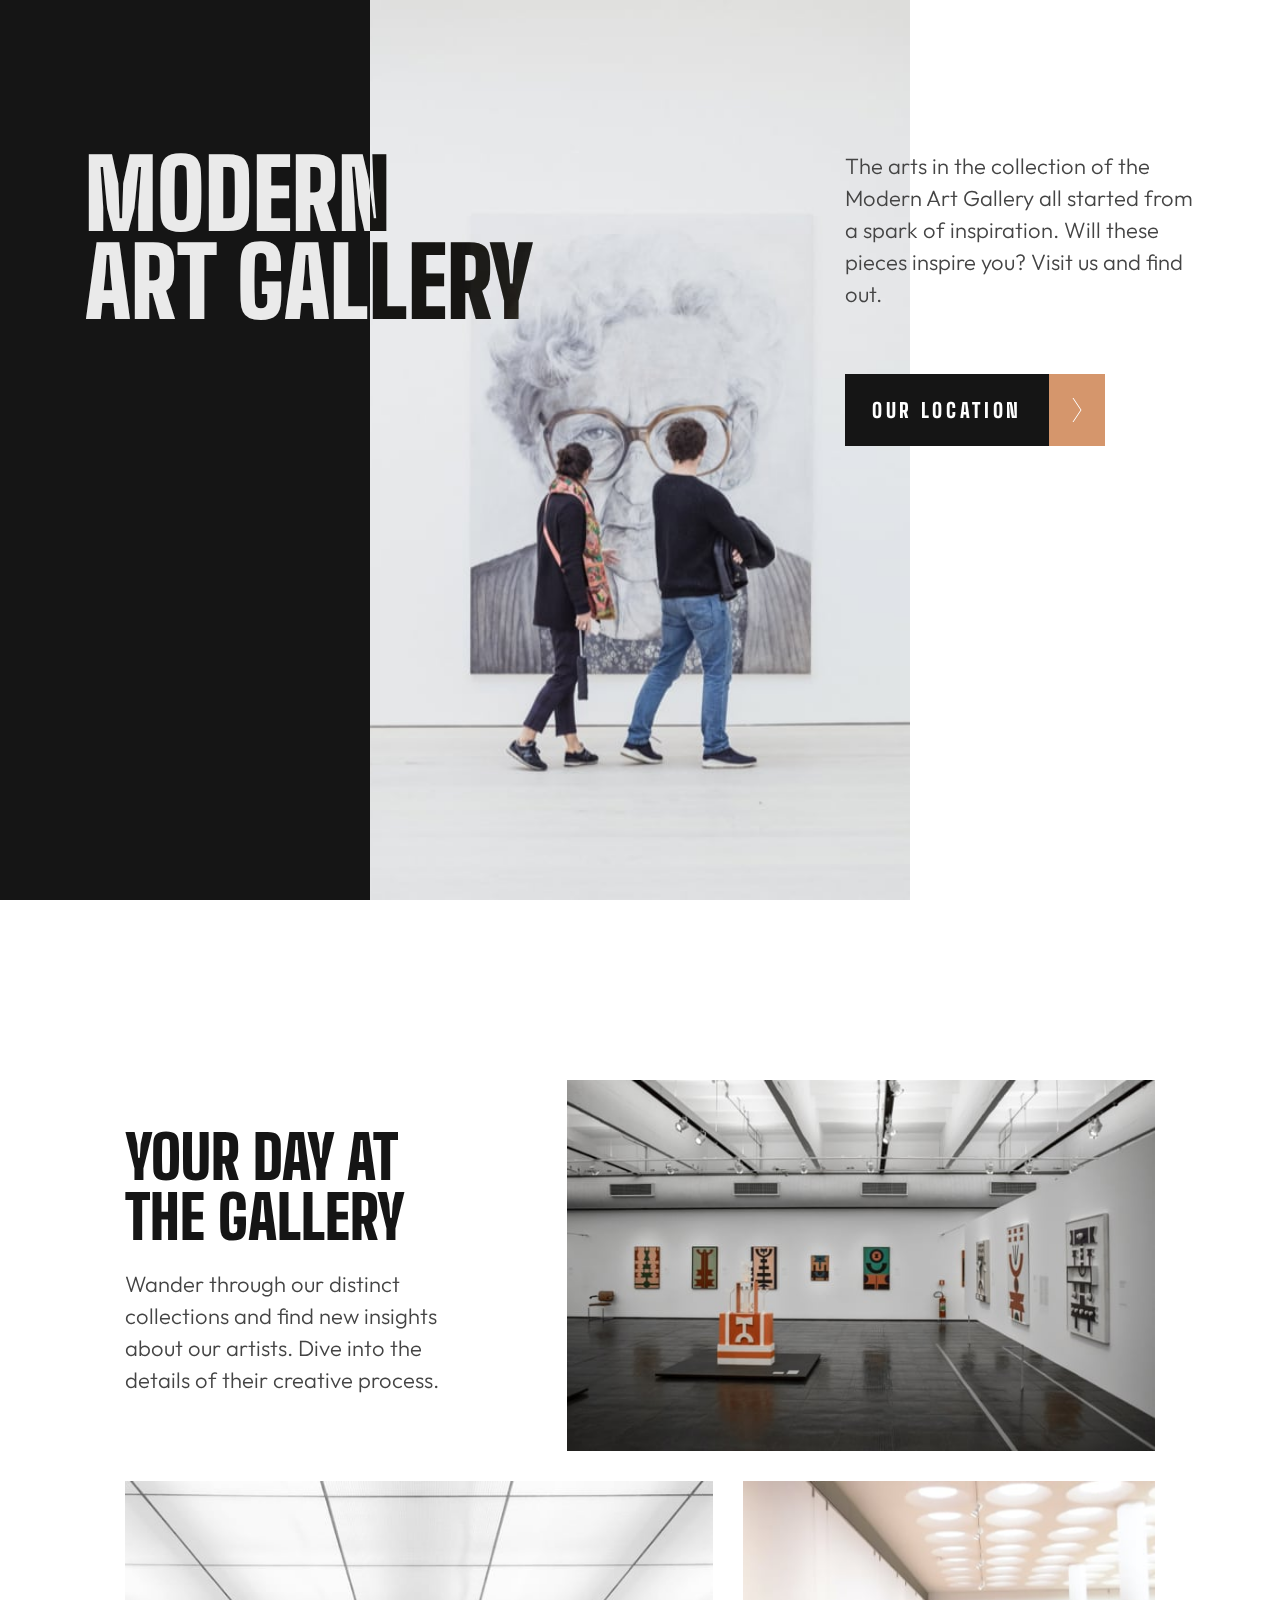
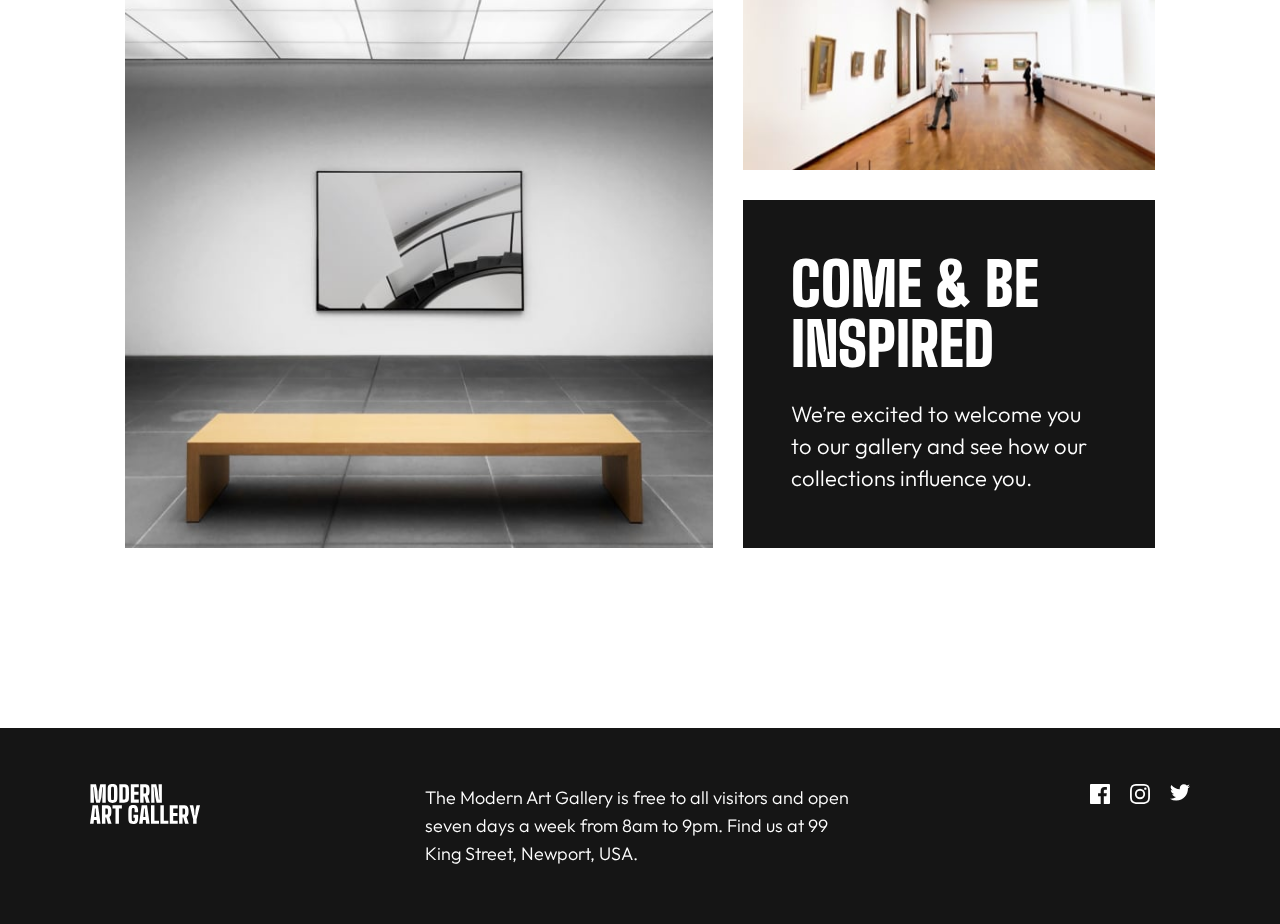
<file: index.html>
<!DOCTYPE html>
<html lang="en">
  <head>
    <meta charset="UTF-8" />
    <meta name="viewport" content="width=device-width, initial-scale=1.0" />
    <link rel="preconnect" href="https://fonts.googleapis.com" />
    <link rel="preconnect" href="https://fonts.gstatic.com" crossorigin />
    <link
      href="https://fonts.googleapis.com/css2?family=Big+Shoulders:opsz,wght@10..72,100..900&family=Outfit:wght@100..900&display=swap"
      rel="stylesheet"
    />
    <link rel="stylesheet" href="styles.css" />
    <link rel="stylesheet" href="hero.css" />
    <link
      rel="icon"
      type="image/png"
      sizes="32x32"
      href="./assets/favicon-32x32.png"
    />

    <title>Frontend Mentor | Art gallery website</title>
  </head>
  <div class="wrapper">
    <body>
      <main>
        <section id="hero">
          <div class="hero-background">
            <div></div>
          </div>
          <div class="heading-container">
            <h1 class="desktop-h1">Modern <span>Art Gallery</span></h1>
          </div>
          <div class="hero-cta-large">
            <div class="cta">
              <h1 class="tablet-h1">Modern <span>Art Gallery</span></h1>
              <p class="black">
                The arts in the collection of the Modern Art Gallery all started
                from a spark of inspiration. Will these pieces inspire you?
                Visit us and find out.
              </p>
              <a
                href="location.html"
                class="btn-one"
                role="Link to our Location"
                >Our Location<span
                  ><img src="./assets/icon-arrow-right.svg" /></span
              ></a>
            </div>
          </div>
        </section>
        <section id="hero-mobile">
          <picture>
            <source
              srcset="./assets/mobile/image-hero@2x.jpg 2x
          ./assets/mobile/image-hero.jpg 1x
          "
              media="(max-width: 400px)"
              type="image/jpeg"
            />
            <source
              srcset="./assets/tablet/image-hero@2x.jpg 2x
          ./assets/tablet/image-hero.jpg 1x
          "
              media="(max-width: 730px)"
              type="image/jpeg"
            />
            <img
              src="./assets/mobile/image-hero.jpg"
              alt="Modern Art Gallery"
              class="mobile-hero"
            />
          </picture>
          <div class="hero-cta">
            <h1>Modern <span>Art Gallery</span></h1>
            <p class="black">
              The arts in the collection of the Modern Art Gallery all started
              from a spark of inspiration. Will these pieces inspire you? Visit
              us and find out.
            </p>
            <a href="location.html" class="btn-one" role="Link to our Location"
              >Our Location<span
                ><img src="./assets/icon-arrow-right.svg" /></span
            ></a>
          </div>
        </section>
        <section id="promo">
          <div class="image-1">
            <picture>
              <source
                srcset="
                  ./assets/mobile/image-grid-1@2x.jpg 2x,
                  ./assets/mobile/image-grid-1.jpg    1x
                "
                media="(max-width: 767px)"
                type="image/jpeg"
              />
              <source
                srcset="
                  ./assets/tablet/image-grid-1@2x.jpg 2x,
                  ./assets/tablet/image-grid-1.jpg    1x
                "
                media="(max-width: 1023px)"
                type="image/jpeg"
              />
              <source
                srcset="
                  ./assets/desktop/image-grid-1@2x.jpg 2x,
                  ./assets/desktop/image-grid-1.jpg    1x
                "
                media="(min-width: 1024px)"
                type="image/jpeg"
              />
              <img
                src="./assets/desktop/image-grid-1.jpg"
                alt="Wandering through
            our distinct collections."
                loading="lazy"
                class="grid-image"
              />
            </picture>
          </div>
          <div class="promo-1">
            <h2>Your day <span>at the gallery</span></h2>
            <p class="black">
              Wander through our distinct collections and find new insights
              about our artists. Dive into the details of their creative
              process.
            </p>
          </div>
          <div class="image-2">
            <picture>
              <source
                srcset="
                  ./assets/mobile/image-grid-2@2x.jpg 2x,
                  ./assets/mobile/image-grid-2.jpg    1x
                "
                media="(max-width: 767px)"
                type="image/jpeg"
              />
              <source
                srcset="
                  ./assets/tablet/image-grid-2@2x.jpg 2x,
                  ./assets/tablet/image-grid-2.jpg    1x
                "
                media="(max-width: 1023px)"
                type="image/jpeg"
              />
              <source
                srcset="
                  ./assets/desktop/image-grid-2@2x.jpg 2x,
                  ./assets/desktop/image-grid-2.jpg    1x
                "
                media="(min-width: 1024px)"
                type="image/jpeg"
              />
              <img
                src="./assets/desktop/image-grid-2.jpg"
                alt="Wandering through
            our distinct collections."
                loading="lazy"
                class="grid-image"
              />
            </picture>
          </div>
          <div class="image-3">
            <picture>
              <source
                srcset="
                  ./assets/mobile/image-grid-3@2x.jpg 2x,
                  ./assets/mobile/image-grid-3.jpg    1x
                "
                media="(max-width: 767px)"
                type="image/jpeg"
              />
              <source
                srcset="
                  ./assets/tablet/image-grid-3@2x.jpg 2x,
                  ./assets/tablet/image-grid-3.jpg    1x
                "
                media="(max-width: 1023px)"
                type="image/jpeg"
              />
              <source
                srcset="
                  ./assets/desktop/image-grid-3@2x.jpg 2x,
                  ./assets/desktop/image-grid-3.jpg    1x
                "
                media="(min-width: 1024px)"
                type="image/jpeg"
              />
              <img
                src="./assets/desktop/image-grid-3.jpg"
                alt="Wandering through
            our distinct collections."
                loading="lazy"
                class="grid-image"
              />
            </picture>
          </div>
          <div class="promo-2">
            <h2>Come &amp; be<span>inspired</span></h2>
            <p>
              We’re excited to welcome you to our gallery and see how our
              collections influence you.
            </p>
          </div>
        </section>
      </main>
      <footer class="dark-footer">
        <div class="landing-footer">
          <img
            src="./assets/logo-light.svg"
            alt="Modern Art Gallery Logo"
            class="logo"
          />
          <p class="small-p">
            The Modern Art Gallery is free to all visitors and open seven days a
            week from 8am to 9pm. Find us at 99 King Street, Newport, USA.
          </p>
          <ul class="social">
            <li>
              <a
                href="#"
                class="social-link-white"
                role="Visit Our Facebook Page"
              >
                <svg width="20" height="20" xmlns="http://www.w3.org/2000/svg">
                  <path
                    d="M18.896 0H1.104C.494 0 0 .494 0 1.104v17.793C0 19.506.494 20 1.104 20h9.58v-7.745H8.076V9.237h2.606V7.01c0-2.583 1.578-3.99 3.883-3.99 1.104 0 2.052.082 2.329.119v2.7h-1.598c-1.254 0-1.496.597-1.496 1.47v1.928h2.989l-.39 3.018h-2.6V20h5.098c.608 0 1.102-.494 1.102-1.104V1.104C20 .494 19.506 0 18.896 0Z"
                    fill="currentColor"
                  />
                </svg>
              </a>
            </li>
            <li>
              <a
                href="#"
                class="social-link-white"
                role="Visit Our Instagram Page"
              >
                <svg width="20" height="20" xmlns="http://www.w3.org/2000/svg">
                  <path
                    d="M10 1.802c2.67 0 2.987.01 4.042.059 2.71.123 3.975 1.409 4.099 4.099.048 1.054.057 1.37.057 4.04 0 2.672-.01 2.988-.057 4.042-.124 2.687-1.387 3.975-4.1 4.099-1.054.048-1.37.058-4.041.058-2.67 0-2.987-.01-4.04-.058-2.718-.124-3.977-1.416-4.1-4.1-.048-1.054-.058-1.37-.058-4.041 0-2.67.01-2.986.058-4.04.124-2.69 1.387-3.977 4.1-4.1 1.054-.048 1.37-.058 4.04-.058ZM10 0C7.284 0 6.944.012 5.877.06 2.246.227.227 2.242.061 5.877.01 6.944 0 7.284 0 10s.012 3.057.06 4.123c.167 3.632 2.182 5.65 5.817 5.817 1.067.048 1.407.06 4.123.06s3.057-.012 4.123-.06c3.629-.167 5.652-2.182 5.816-5.817.05-1.066.061-1.407.061-4.123s-.012-3.056-.06-4.122C19.777 2.249 17.76.228 14.124.06 13.057.01 12.716 0 10 0Zm0 4.865a5.135 5.135 0 1 0 0 10.27 5.135 5.135 0 0 0 0-10.27Zm0 8.468a3.333 3.333 0 1 1 0-6.666 3.333 3.333 0 0 1 0 6.666Zm5.338-9.87a1.2 1.2 0 1 0 0 2.4 1.2 1.2 0 0 0 0-2.4Z"
                    fill="currentColor"
                  />
                </svg>
              </a>
            </li>
            <li>
              <a
                href="#"
                class="social-link-white"
                role="Visit Our Twitter Page"
              >
                <svg width="20" height="17" xmlns="http://www.w3.org/2000/svg">
                  <path
                    d="M20 2.172a8.192 8.192 0 0 1-2.357.646 4.11 4.11 0 0 0 1.805-2.27 8.22 8.22 0 0 1-2.606.996A4.096 4.096 0 0 0 13.847.248c-2.65 0-4.596 2.472-3.998 5.037A11.648 11.648 0 0 1 1.392 1a4.109 4.109 0 0 0 1.27 5.478 4.086 4.086 0 0 1-1.858-.513c-.045 1.9 1.318 3.679 3.291 4.075a4.113 4.113 0 0 1-1.853.07 4.106 4.106 0 0 0 3.833 2.849A8.25 8.25 0 0 1 0 14.658a11.616 11.616 0 0 0 6.29 1.843c7.618 0 11.923-6.434 11.663-12.205A8.354 8.354 0 0 0 20 2.172Z"
                    fill="currentColor"
                  />
                </svg>
              </a>
            </li>
          </ul>
        </div>
      </footer>
    </body>
  </div>
</html>
</file>
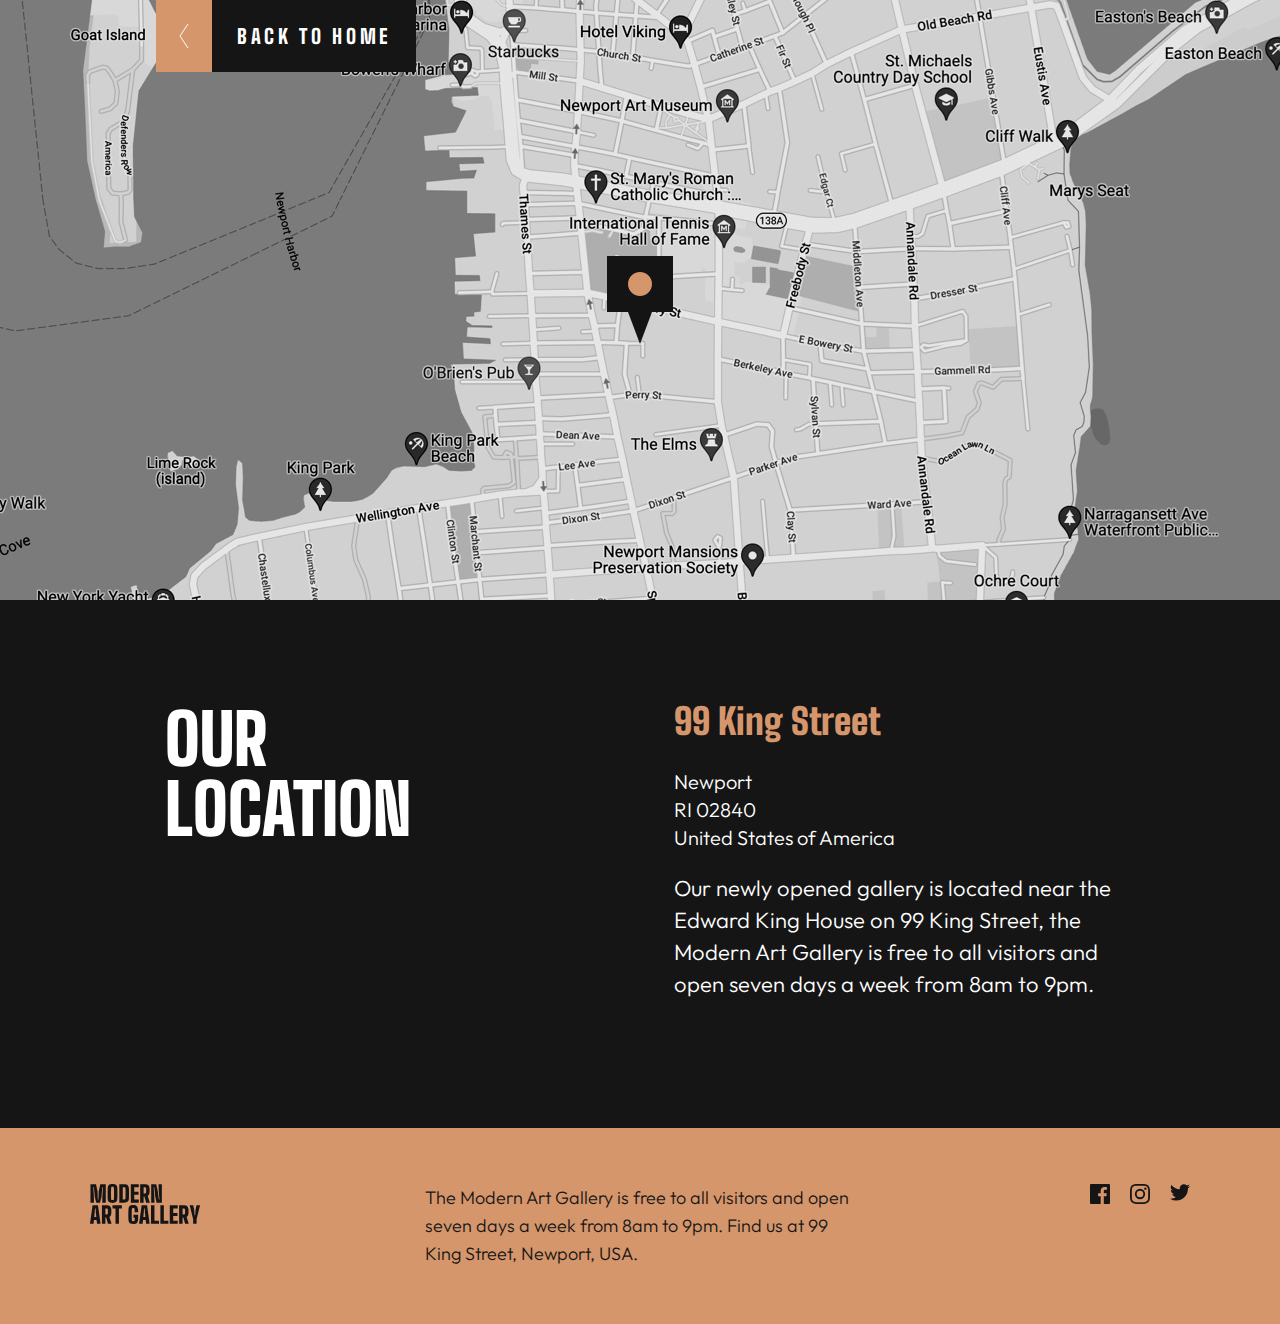
<file: location.html>
<!DOCTYPE html>
<html lang="en">
  <head>
    <meta charset="UTF-8" />
    <meta name="viewport" content="width=device-width, initial-scale=1.0" />
    <link rel="preconnect" href="https://fonts.googleapis.com" />
    <link rel="preconnect" href="https://fonts.gstatic.com" crossorigin />
    <link
      href="https://fonts.googleapis.com/css2?family=Big+Shoulders:opsz,wght@10..72,100..900&family=Outfit:wght@100..900&display=swap"
      rel="stylesheet"
    />
    <link rel="stylesheet" href="styles.css" />
    <link
      rel="icon"
      type="image/png"
      sizes="32x32"
      href="./assets/favicon-32x32.png"
    />

    <title>Frontend Mentor | Art gallery website</title>
  </head>
  <div class="wrapper">
    <body>
      <main>
        <section id="map">
          <a href="index.html" class="btn-two" role="Link to our Location"
            ><span><img src="./assets/icon-arrow-left.svg" /></span>Back to
            Home</a
          >
        </section>
        <section id="location">
          <h1>Our location</h1>
          <div class="location-details">
            <address>
              <strong>99 King Street</strong> <br />
              Newport <br />
              RI 02840 <br />
              United States of America
            </address>
            <p>
              Our newly opened gallery is located near the Edward King House on
              99 King Street, the Modern Art Gallery is free to all visitors and
              open seven days a week from 8am to 9pm.
            </p>
          </div>
        </section>
      </main>
      <footer class="gold-footer">
        <div class="location-footer">
          <img
            src="./assets/logo-dark.svg"
            alt="Modern Art Gallery Logo"
            class="logo"
          />
          <p class="small-p">
            The Modern Art Gallery is free to all visitors and open seven days a
            week from 8am to 9pm. Find us at 99 King Street, Newport, USA.
          </p>
          <ul class="social">
            <li>
              <a
                href="#"
                class="social-link-black"
                role="Visit Our Facebook Page"
              >
                <svg width="20" height="20" xmlns="http://www.w3.org/2000/svg">
                  <path
                    d="M18.896 0H1.104C.494 0 0 .494 0 1.104v17.793C0 19.506.494 20 1.104 20h9.58v-7.745H8.076V9.237h2.606V7.01c0-2.583 1.578-3.99 3.883-3.99 1.104 0 2.052.082 2.329.119v2.7h-1.598c-1.254 0-1.496.597-1.496 1.47v1.928h2.989l-.39 3.018h-2.6V20h5.098c.608 0 1.102-.494 1.102-1.104V1.104C20 .494 19.506 0 18.896 0Z"
                    fill="currentColor"
                  />
                </svg>
              </a>
            </li>
            <li>
              <a
                href="#"
                class="social-link-black"
                role="Visit Our Instagram Page"
              >
                <svg width="20" height="20" xmlns="http://www.w3.org/2000/svg">
                  <path
                    d="M10 1.802c2.67 0 2.987.01 4.042.059 2.71.123 3.975 1.409 4.099 4.099.048 1.054.057 1.37.057 4.04 0 2.672-.01 2.988-.057 4.042-.124 2.687-1.387 3.975-4.1 4.099-1.054.048-1.37.058-4.041.058-2.67 0-2.987-.01-4.04-.058-2.718-.124-3.977-1.416-4.1-4.1-.048-1.054-.058-1.37-.058-4.041 0-2.67.01-2.986.058-4.04.124-2.69 1.387-3.977 4.1-4.1 1.054-.048 1.37-.058 4.04-.058ZM10 0C7.284 0 6.944.012 5.877.06 2.246.227.227 2.242.061 5.877.01 6.944 0 7.284 0 10s.012 3.057.06 4.123c.167 3.632 2.182 5.65 5.817 5.817 1.067.048 1.407.06 4.123.06s3.057-.012 4.123-.06c3.629-.167 5.652-2.182 5.816-5.817.05-1.066.061-1.407.061-4.123s-.012-3.056-.06-4.122C19.777 2.249 17.76.228 14.124.06 13.057.01 12.716 0 10 0Zm0 4.865a5.135 5.135 0 1 0 0 10.27 5.135 5.135 0 0 0 0-10.27Zm0 8.468a3.333 3.333 0 1 1 0-6.666 3.333 3.333 0 0 1 0 6.666Zm5.338-9.87a1.2 1.2 0 1 0 0 2.4 1.2 1.2 0 0 0 0-2.4Z"
                    fill="currentColor"
                  />
                </svg>
              </a>
            </li>
            <li>
              <a
                href="#"
                class="social-link-black"
                role="Visit Our Twitter Page"
              >
                <svg width="20" height="17" xmlns="http://www.w3.org/2000/svg">
                  <path
                    d="M20 2.172a8.192 8.192 0 0 1-2.357.646 4.11 4.11 0 0 0 1.805-2.27 8.22 8.22 0 0 1-2.606.996A4.096 4.096 0 0 0 13.847.248c-2.65 0-4.596 2.472-3.998 5.037A11.648 11.648 0 0 1 1.392 1a4.109 4.109 0 0 0 1.27 5.478 4.086 4.086 0 0 1-1.858-.513c-.045 1.9 1.318 3.679 3.291 4.075a4.113 4.113 0 0 1-1.853.07 4.106 4.106 0 0 0 3.833 2.849A8.25 8.25 0 0 1 0 14.658a11.616 11.616 0 0 0 6.29 1.843c7.618 0 11.923-6.434 11.663-12.205A8.354 8.354 0 0 0 20 2.172Z"
                    fill="currentColor"
                  />
                </svg>
              </a>
            </li>
          </ul>
        </div>
      </footer>
    </body>
  </div>
</html>
</file>
<file: styles.css>
*,
*::before,
*::after {
  margin: 0;
  padding: 0;
  box-sizing: border-box;
}

:root {
  --almost-black: #151515;
  --white: #ffffff;
  --gold: #d5966c;
  --dark-grey: #444444;
}

body {
  font-family: "Outfit", sans-serif;
}

address {
  font-style: normal;
  font-weight: 300;
  line-height: 28px;
  font-size: 18px;
}

.social {
  list-style: none;
  display: flex;
  gap: 20px;
}

.social-link-black {
  color: var(--almost-black);
  transition: color 0.3s ease-out;
}

.social-link-black:hover {
  color: var(--white);
}

.social-link-white {
  color: var(--white);
  transition: color 0.3s ease-out;
}

.social-link-white:hover {
  color: var(--gold);
}

.black {
  color: var(--dark-grey);
}

/* Typography */

h1 {
  font-family: "Big Shoulders", sans-serif;
  font-size: 96px;
  line-height: 88px;
  font-weight: 900;
  text-transform: uppercase;
  color: var(--white);
}

h1 span {
  display: block;
}

#location h1 {
  font-family: "Big Shoulders", sans-serif;
  font-size: 70px;
  line-height: 70px;
  font-weight: 900;
  text-transform: uppercase;
}

h2 {
  font-family: "Big Shoulders", sans-serif;
  font-size: 60px;
  line-height: 60px;
  font-weight: 900;
  text-transform: uppercase;
  color: var(--almost-black);
}

h2 span {
  display: block;
}

strong {
  font-family: "Big Shoulders", sans-serif;
  font-size: 36px;
  line-height: 36px;
  font-weight: 900;
  color: var(--gold);
  display: block;
}

p {
  font-size: 22px;
  line-height: 32px;
  font-weight: 300;
  color: var(--dark-grey);
}

.small-p {
  font-size: 18px;
  font-weight: 300;
  line-height: 28px;
}

@media (max-width: 1024px) {
  h1 {
    font-size: 70px;
    line-height: 65px;
  }

  #location h1 {
    font-size: 55px;
    line-height: 50px;
    margin-bottom: 28px;
  }

  h2 {
    font-size: 50px;
    line-height: 45px;
  }

  strong {
    font-size: 32px;
    line-height: 32px;
  }

  p {
    font-size: 18px;
    line-height: 28px;
  }

  .small-p {
    font-size: 16px;
    line-height: 26px;
  }
}

@media (max-width: 731px) {
  h1 {
    font-size: 60px;
    line-height: 55px;
  }

  #location h1 {
    font-size: 50px;
    line-height: 45px;
  }

  h2 {
    font-size: 50px;
    line-height: 45px;
  }
}

.wrapper {
  max-width: 1600px;
  margin: 0 auto;
  box-shadow: 0 0 40px rgba(0, 0, 0, 0.2);
}

/* Buttons */
.btn-one {
  font-family: "Big Shoulders", sans-serif;
  font-size: 20px;
  letter-spacing: 3.64px;
  font-weight: 800;
  text-transform: uppercase;
  display: grid;
  grid-template-columns: 1fr 56px;
  align-items: center;
  width: 260px;
  height: 72px;
  background-color: var(--almost-black);
  color: var(--white);
  text-decoration: none;
  text-align: center;
  transition: all 0.6s ease-out;
}

.btn-one span {
  background-color: var(--gold);
  display: flex;
  height: 100%;
  justify-content: center;
  align-items: center;
}

.btn-one:hover {
  background-color: var(--gold);
}

.btn-one:hover span {
  background-color: black;
}

.btn-two {
  font-family: "Big Shoulders", sans-serif;
  font-size: 20px;
  letter-spacing: 3.64px;
  font-weight: 800;
  text-transform: uppercase;
  display: grid;
  grid-template-columns: 56px 1fr;
  align-items: center;
  width: 260px;
  height: 72px;
  background-color: var(--almost-black);
  color: var(--white);
  text-decoration: none;
  text-align: center;
  transition: all 0.6s ease-out;
}

.btn-two span {
  background-color: var(--gold);
  display: flex;
  height: 100%;
  justify-content: center;
  align-items: center;
}

.btn-two:hover {
  background-color: var(--gold);
}

.btn-two:hover span {
  background-color: black;
}

.dark-footer {
  background-color: var(--almost-black);
}

.gold-footer {
  background-color: var(--gold);
}

/* LOCATION PAGE */
#map {
  height: 550px;
  width: 100%;
  background-image: url("./assets/mobile/image-map.png");
  background-image: -webkit-image-set(
    url("./assets/mobile/image-map.png") 1x,
    url("./assets/mobile/image-map@2x.png") 2x
  );
  background-image: image-set(
    url("./assets/mobile/image-map.png") 1x,
    url("./assets/mobile/image-map@2x.png") 2x
  );
  background-size: cover;
  background-position: center;
  background-repeat: no-repeat;
}

#location {
  background-color: var(--almost-black);
  padding: 48px 16px 56px;
  display: flex;
  flex-direction: column;
  gap: 20px;
}

#location h1,
p,
address {
  color: var(--white);
}

.location-details {
  display: flex;
  flex-direction: column;
  gap: 20px;
}

.location-footer {
  max-width: 1100px;
  width: 100%;
  margin: 0 auto;
  background-color: var(--gold);
  padding: 48px 32px;
  display: flex;
  flex-direction: column;
  gap: 38px;
  align-items: flex-start;
}

.location-footer p {
  color: var(--almost-black);
}

.landing-footer {
  max-width: 1100px;
  margin: 0 auto;
  background-color: var(--almost-black);
  padding: 48px 32px;
  display: flex;
  flex-direction: column;
  gap: 38px;
  align-items: flex-start;
}

.landing-footer p {
  color: var(--white);
}

@media (min-width: 767px) {
  #map {
    height: 600px;
    background-image: url("./assets/tablet/image-map.png");
    background-image: -webkit-image-set(
      url("./assets/tablet/image-map.png") 1x,
      url("./assets/tablet/image-map@2x.png") 2x
    );
    background-image: image-set(
      url("./assets/tablet/image-map.png") 1x,
      url("./assets/tablet/image-map@2x.png") 2x
    );
    padding: 0 40px;
  }

  #location {
    padding: 88px 40px 80px;
    display: grid;
    grid-template-columns: 223px 1fr;
    gap: 68px;
    grid-template-areas: "heading address-text";
  }

  #location h1 {
    grid-area: heading;
  }

  #location address,
  p {
    grid-area: address-text;
  }

  .landing-footer,
  .location-footer {
    padding: 56px 40px;
    display: grid;
    grid-template-columns: repeat(3, 1fr);
    grid-template-areas: "logo text social";
  }

  .social {
    grid-area: social;
    justify-self: right;
  }

  .small-p {
    grid-area: text;
    width: 281px;
  }

  .landing-footer .logo,
  .location-footer .logo {
    grid-area: logo;
  }
}

@media (min-width: 1023px) {
  #map {
    background-image: url("./assets/desktop/image-map.png");
    background-image: -webkit-image-set(
      url("./assets/desktop/image-map.png") 1x,
      url("./assets/desktop/image-map@2x.png") 2x
    );
    background-image: image-set(
      url("./assets/desktop/image-map.png") 1x,
      url("./assets/desktop/image-map@2x.png") 2x
    );
    padding: 0 156px;
  }

  #location {
    padding: 104px 165px 128px;
    display: grid;
    grid-template-columns: 1fr 1fr;
    gap: 68px;
    grid-template-areas: "heading address-text";
  }

  #location h1 {
    grid-area: heading;
    max-width: 350px;
  }

  #location address,
  p {
    grid-area: address-text;
  }

  footer {
    padding: 56px 40px;
  }

  .landing-footer,
  .location-footer {
    padding: 0;
    grid-template-columns: 1fr auto 1fr;
    max-width: 1100px;
    width: 100%;
  }

  .social {
    grid-area: social;
    justify-self: right;
  }

  .small-p {
    grid-area: text;
    width: 430px;
  }

  .location-footer .logo {
    grid-area: logo;
  }

  address {
    font-size: 20px;
  }
}

/* LANDING PAGE */
#promo {
  max-width: 375px;
  margin: 0 auto;
  padding: 0 16px;
  display: grid;
  gap: 16px;
  margin-bottom: 120px;
  margin-top: 120px;
}

.grid-image {
  display: block;
  width: 100%;
  height: auto;
}

.promo-1 {
  padding: 9px 0 16px;
  display: flex;
  flex-direction: column;
  gap: 21px;
}

.promo-2 {
  padding: 48px 24px;
  display: flex;
  flex-direction: column;
  gap: 24px;
  background-color: var(--almost-black);
}

.promo-2 h2 {
  color: var(--white);
}

@media (min-width: 731px) {
  #promo {
    display: grid;
    max-width: none;
    width: 100%;
    padding: 0 40px;
    grid-template-columns: repeat(12, 1fr);
    grid-template-rows: auto auto 1fr;
    column-gap: 11px;
    row-gap: 11px;
  }

  .promo-1 {
    grid-column: 1 / 6;
    grid-row: 1;
    padding-right: 58px;
  }

  .image-1 {
    grid-column: 6 / 13;
    grid-row: 1;
  }

  .image-2 {
    grid-column: 1 / 8;
    grid-row: 2 / 4;
  }

  .image-3 {
    grid-column: 8 / 13;
    grid-row: 2;
  }

  .promo-2 {
    grid-column: 8 / 13;
    grid-row: 3;
    height: 100%;
  }
}

@media (min-width: 1023px) {
  #promo {
    display: grid;
    max-width: 1110px;
    column-gap: 30px;
    row-gap: 30px;
    margin-top: 180px;
    margin-bottom: 180px;
  }

  .promo-1 h2 span {
    display: inline;
  }

  .promo-1 {
    padding-right: 95px;
    place-content: center;
  }

  .promo-2 {
    place-content: center;
    padding: 0 48px;
  }
}
</file>
<file: hero.css>
*,
*::before,
*::after {
  margin: 0;
  padding: 0;
  box-sizing: border-box;
}

#hero-mobile {
  display: none;
}

#hero {
  width: 100%;
  display: grid;
  grid-template-columns: 1fr 540px 1fr;
  position: relative;
  overflow: hidden;
  height: 100dvh;
  background-color: white;
}

.hero-background {
  grid-column: 1 / -1;
  display: grid;
  grid-template-columns: inherit;
  z-index: 0;
  height: 100%;
}

.hero-background div,
.hero-background::after,
.hero-background::before {
  content: "";
  display: block;
  height: 100%;
}

.hero-background::before {
  background-color: var(--almost-black);
  grid-column: 1 / 2;
}

.hero-background div {
  background-image: url("./assets/desktop/image-hero.jpg");
  background-size: cover;
  background-position: center;
  background-repeat: no-repeat;
  grid-column: 2 / 3;
}

.hero-background::after {
  background-color: var(--white);
  grid-column: 3 / 3;
}

.hero-cta-large {
  position: absolute;
  max-width: 1110px;
  width: 100%;
  left: 50%;
  transform: translate(-50%);
  top: 150px;
  display: flex;
  flex-direction: column;
  gap: 64px;
}

.cta {
  width: 350px;
  display: flex;
  flex-direction: column;
  gap: 64px;
  align-self: flex-end;
}

.heading-container {
  position: absolute;
  max-width: 1110px;
  width: 100%;
  display: flex;
  justify-content: flex-start;
  top: 150px;
  left: 50%;
  transform: translate(-50%);
  mix-blend-mode: difference;
}

.tablet-h1 {
  display: none;
}

@media (max-width: 1024px) {
  #hero {
    width: 100%;
    display: grid;
    grid-template-columns: 1fr 1fr;
    position: relative;
    overflow: hidden;
    height: 700px;
  }

  .hero-background {
    grid-column: 1 / -1;
    display: grid;
    grid-template-columns: inherit;
    z-index: 0;
    height: 100%;
  }

  .hero-background div,
  .hero-background::after {
    content: "";
    display: block;
    height: 100%;
  }

  .hero-background div {
    background-image: url("./assets/desktop/image-hero.jpg");
    background-size: cover;
    background-position: center;
    background-repeat: no-repeat;
    grid-column: 1 / 2;
  }

  .hero-background::after {
    background-color: var(--white);
    grid-column: 2 / 2;
  }

  .hero-background::before {
    display: none;
  }

  .desktop-h1 {
    display: none;
  }

  .tablet-h1 {
    display: block;
  }

  .hero-content {
    position: absolute;
    width: 340px;
    left: 50%;
    transform: translate(-50%, 50%);
    display: flex;
    flex-direction: column;
    gap: 48px;
  }

  .hero-cta-large {
    position: absolute;
    width: 340px;
    left: 65%;
    transform: translate(-50%);
    display: flex;
    flex-direction: column;
    gap: 48px;
  }

  #hero h1 {
    color: var(--almost-black);
  }
}

@media (max-width: 731px) {
  #hero-mobile {
    display: block;
    width: 100%;
    height: auto;
  }

  .mobile-hero {
    display: block;
    width: 100%;
  }

  .hero-cta {
    display: flex;
    flex-direction: column;
    gap: 32px;
    max-width: 320px;
    margin: 0 auto;
    margin-top: 32px;
  }

  .hero-cta h1 {
    color: var(--almost-black);
  }

  #hero {
    display: none;
  }
}
</file>
